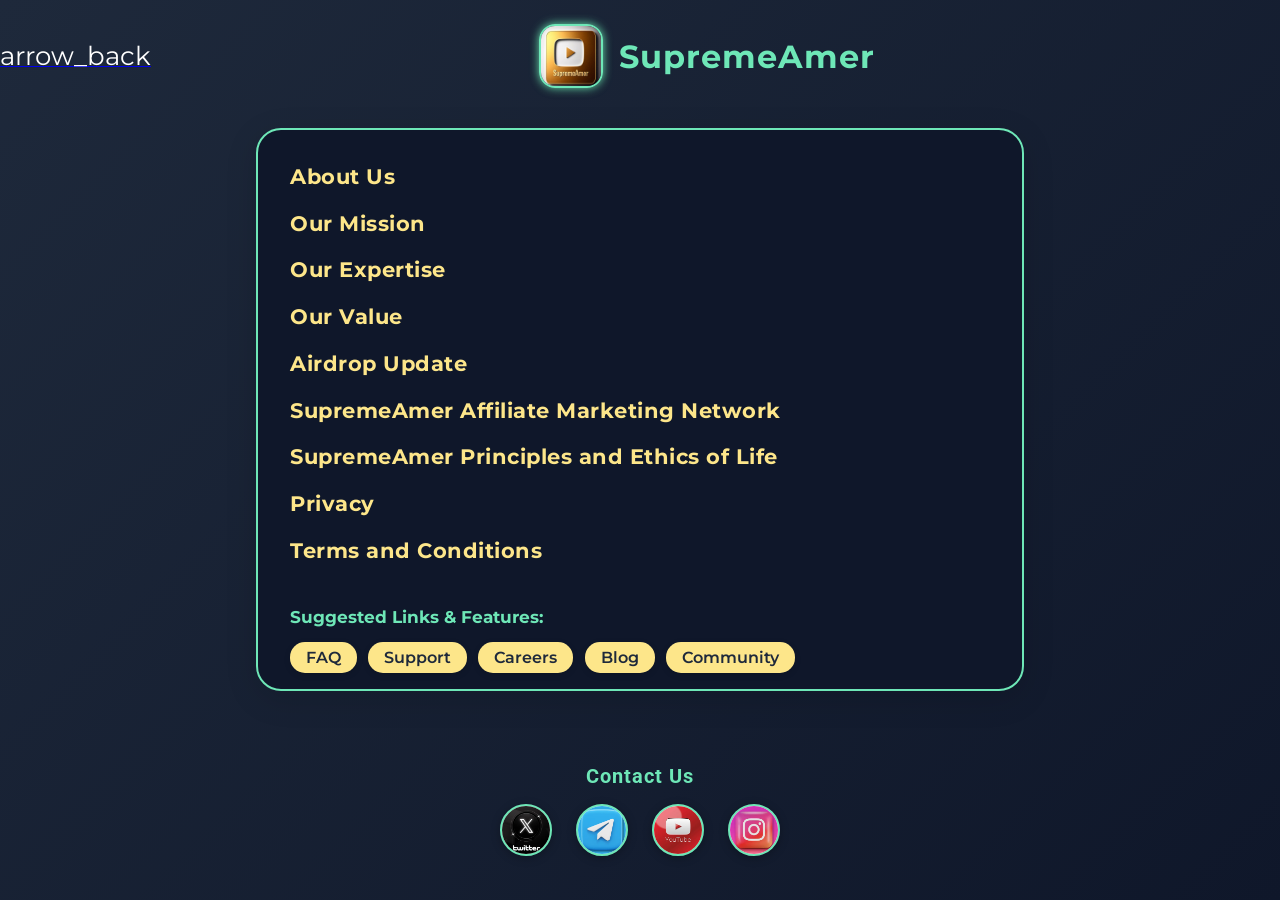
<file: bar.html>
<!DOCTYPE html>
<html lang="en">
<head>
  <meta charset="UTF-8">
  <meta name="viewport" content="width=device-width, initial-scale=1.0">
  <title>SupremeAmer Info</title>
  <link href="https://fonts.googleapis.com/css2?family=Roboto:wght@700&family=Montserrat:wght@400;700&display=swap" rel="stylesheet">
  <style>
    :root {
      --primary: #1e293b;
      --accent: #6ee7b7;
      --text: #f1f5f9;
      --secondary: #0f172a;
      --highlight: #fde68a;
      --hover: #60a5fa;
    }
    body {
      margin: 0;
      font-family: 'Montserrat', Arial, sans-serif;
      background: linear-gradient(135deg, var(--primary), var(--secondary));
      color: var(--text);
      min-height: 100vh;
      display: flex;
      flex-direction: column;
      align-items: center;
      transition: background 0.7s cubic-bezier(.77,0,.18,1);
    }
    header {
      width: 100%;
      display: flex;
      align-items: center;
      justify-content: space-between;
      padding: 1.5rem 2rem 0.5rem 2rem;
    }
    .logo-container {
      display: flex;
      align-items: center;
      gap: 1rem;
      font-size: 2rem;
      font-weight: bold;
      letter-spacing: 1px;
      color: var(--accent);
      animation: fadeInDown 1s;
    }
    .logo-container img {
      border-radius: 16px;
      width: 60px;
      height: 60px;
      border: 2px solid var(--accent);
      box-shadow: 0 0 10px var(--accent), 0 2px 10px #0005;
      transition: transform 0.3s;
    }
    .logo-container img:hover {
      transform: scale(1.08) rotate(-4deg);
    }
    .back-arrow {
      background: none;
      border: none;
      cursor: pointer;
      transition: transform 0.3s;
      margin-right: 1rem;
    }
    .back-arrow img {
      width: 34px;
      height: 34px;
      vertical-align: middle;
      border-radius: 10px;
      border: 2px solid var(--highlight);
      box-shadow: 0px 2px 5px #0003;
    }
    .back-arrow:hover img {
      transform: translateX(-7px) scale(1.08);
      border-color: var(--hover);
    }
    nav {
      width: 100%;
      margin: 2rem 0 1rem 0;
      display: flex;
      flex-direction: column;
      align-items: center;
      gap: 1.5rem;
      animation: fadeInUp 1.2s;
    }
    .bar {
      width: 95%;
      max-width: 700px;
      background: var(--secondary);
      border-radius: 25px;
      box-shadow: 0 8px 32px 0 #0002;
      padding: 2rem 2rem 1rem 2rem;
      display: flex;
      flex-direction: column;
      gap: 1.1rem;
      border: 2px solid var(--accent);
      transition: box-shadow 0.5s;
      animation: slideIn 1s;
    }
    .bar h1 {
      margin: 0;
      font-size: 1.3rem;
      font-weight: 700;
      letter-spacing: 0.5px;
      transition: color 0.25s;
      line-height: 1.4;
      text-align: left;
    }
    .bar h1 a {
      text-decoration: none;
      color: var(--highlight);
      position: relative;
      transition: color 0.3s;
    }
    .bar h1 a::after {
      content: '';
      display: block;
      width: 0;
      height: 3px;
      background: var(--accent);
      transition: width .3s;
      position: absolute;
      left: 0; bottom: -3px;
    }
    .bar h1 a:hover, .bar h1 a:focus {
      color: var(--hover);
    }
    .bar h1 a:hover::after, .bar h1 a:focus::after {
      width: 100%;
    }
    /* Suggested words/links section */
    .suggested {
      margin-top: 1.5rem;
      display: flex;
      flex-direction: column;
      gap: 0.7rem;
      animation: fadeIn 1.4s;
    }
    .suggested-title {
      font-size: 1.07rem;
      color: var(--accent);
      margin-bottom: 0.2rem;
      font-weight: bold;
    }
    .suggested-list {
      display: flex;
      gap: 0.7rem;
      flex-wrap: wrap;
    }
    .suggested-link {
      background: var(--highlight);
      color: var(--primary);
      border-radius: 15px;
      padding: 0.4rem 1rem;
      font-size: 1rem;
      font-weight: 600;
      transition: background 0.3s, color 0.3s, transform 0.2s;
      cursor: pointer;
      border: none;
      text-decoration: none;
      outline: none;
      box-shadow: 0 2px 6px #0002;
      animation: popIn 0.7s ease;
    }
    .suggested-link:hover {
      background: var(--accent);
      color: var(--primary);
      transform: translateY(-3px) scale(1.03);
    }
    /* Contact Section */
    .contact-section {
      text-align: center;
      margin: 2.5rem 0 1.5rem 0;
      animation: fadeIn 1.1s;
    }
    .contact-section h2 {
      margin-bottom: 1rem;
      color: var(--accent);
      font-size: 1.25rem;
      font-family: 'Roboto', Arial, sans-serif;
      letter-spacing: 1px;
    }
    .socials {
      display: flex;
      justify-content: center;
      gap: 1.5rem;
      margin-top: 0.5rem;
    }
    .social-icon {
      width: 48px;
      height: 48px;
      border-radius: 50%;
      border: 2px solid var(--accent);
      box-shadow: 0 2px 10px #0004;
      transition: border-color 0.3s, transform 0.2s, box-shadow 0.3s;
      background: #fff;
      object-fit: cover;
      animation: floatIn 1.2s;
    }
    .social-icon:hover {
      border-color: var(--hover);
      transform: scale(1.13) rotate(-7deg);
      box-shadow: 0 4px 20px #6ee7b7aa;
    }
    /* Animations */
    @keyframes fadeInDown {
      from { opacity: 0; transform: translateY(-30px);}
      to   { opacity: 1; transform: translateY(0);}
    }
    @keyframes fadeInUp {
      from { opacity: 0; transform: translateY(30px);}
      to   { opacity: 1; transform: translateY(0);}
    }
    @keyframes fadeIn {
      from { opacity: 0;}
      to   { opacity: 1;}
    }
    @keyframes slideIn {
      0% { transform: translateX(-40px) scale(0.97); opacity: 0.3;}
      100% { transform: translateX(0) scale(1); opacity: 1;}
    }
    @keyframes popIn {
      0% { transform: scale(0.7); opacity: 0;}
      100% { transform: scale(1); opacity: 1;}
    }
    @keyframes floatIn {
      0% { transform: translateY(25px) scale(0.8); opacity: 0;}
      100% { transform: translateY(0) scale(1); opacity: 1;}
    }
    @media (max-width: 600px) {
      .bar, header { padding: 1rem; }
      .bar { max-width: 98vw; }
      .logo-container { font-size: 1.3rem; }
    }
  </style>
</head>
<body>
  <header>
    <a href="index.html" class="back-arrow" title="Go Back">
    <span class="material-icons" style="color:#fff;font-size:26px;">arrow_back</span>
  </a>
    <div class="logo-container">
      <img src="suplogo.jpg" alt="SupremeAmer Logo">
      SupremeAmer
    </div>
    <span style="width:34px"></span><!-- Spacer for symmetry -->
  </header>
  <nav>
    <div class="bar">
      <h1><a href="about.html">About Us</a></h1>
      <h1><a href="our mission.html">Our Mission</a></h1>
      <h1><a href="expertise.html">Our Expertise</a></h1>
      <h1><a href="value.html">Our Value</a></h1>
      <h1><a href="airdrop.html">Airdrop Update</a></h1>
      <h1><a href="affiliate.html">SupremeAmer Affiliate Marketing Network</a></h1>
      <h1><a href="Article.html">SupremeAmer Principles and Ethics of Life</a></h1>
      <h1><a href="privacy.html">Privacy</a></h1>
      <h1><a href="terms.html">Terms and Conditions</a></h1>
      <!-- Suggested words/features -->
      <div class="suggested">
        <span class="suggested-title">Suggested Links & Features:</span>
        <div class="suggested-list">
          <a class="suggested-link" href="faq.html">FAQ</a>
          <a class="suggested-link" href="support.html">Support</a>
          <a class="suggested-link" href="careers.html">Careers</a>
          <a class="suggested-link" href="blog.html">Blog</a>
          <a class="suggested-link" href="community.html">Community</a>
        </div>
      </div>
    </div>
  </nav>
  <section class="contact-section">
    <h2>Contact Us</h2>
    <div class="socials">
      <a href="#" aria-label="X"><img class="social-icon" src="x.webp" alt="X"></a>
      <a href="#" aria-label="Telegram"><img class="social-icon" src="telegram.webp" alt="Telegram"></a>
      <a href="#" aria-label="YouTube"><img class="social-icon" src="youtube.webp" alt="YouTube"></a>
      <a href="#" aria-label="Instagram"><img class="social-icon" src="instagram.webp" alt="Instagram"></a>
    </div>
  </section>
</body>
</html>
</file>
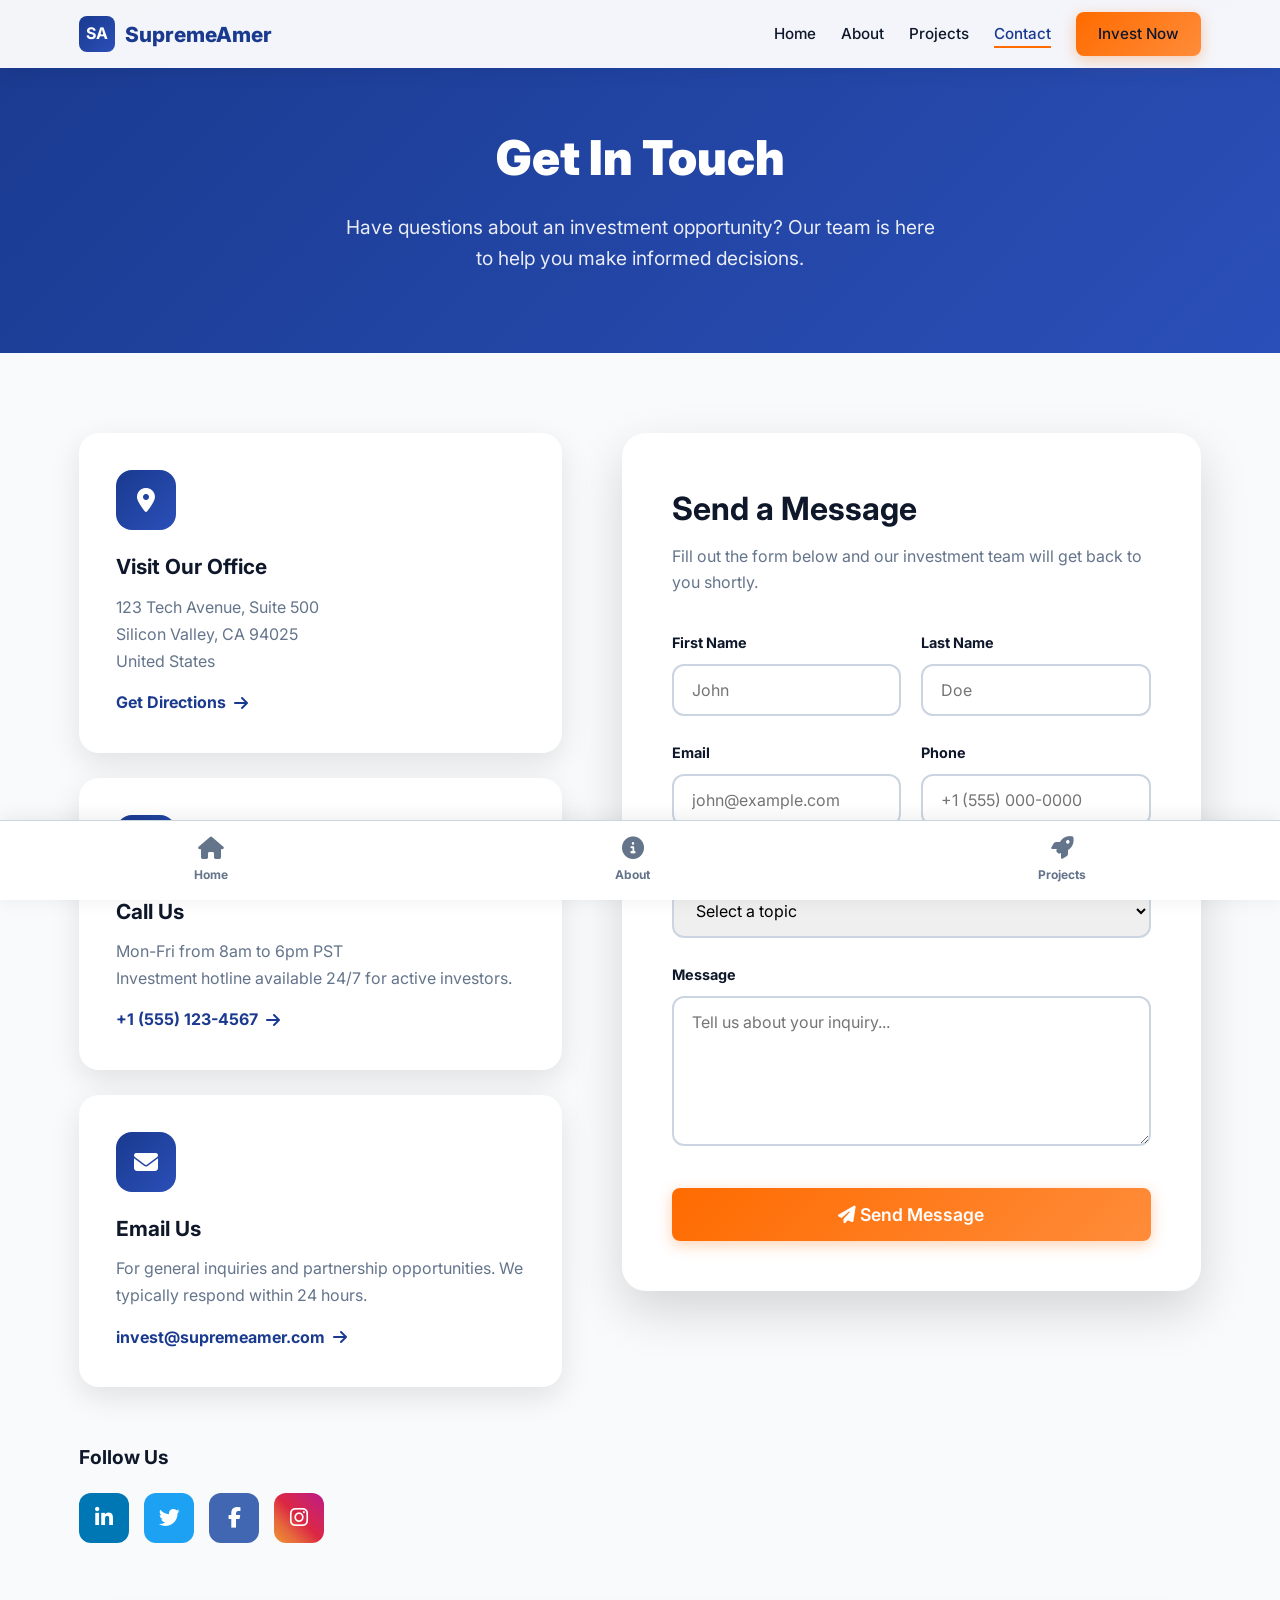
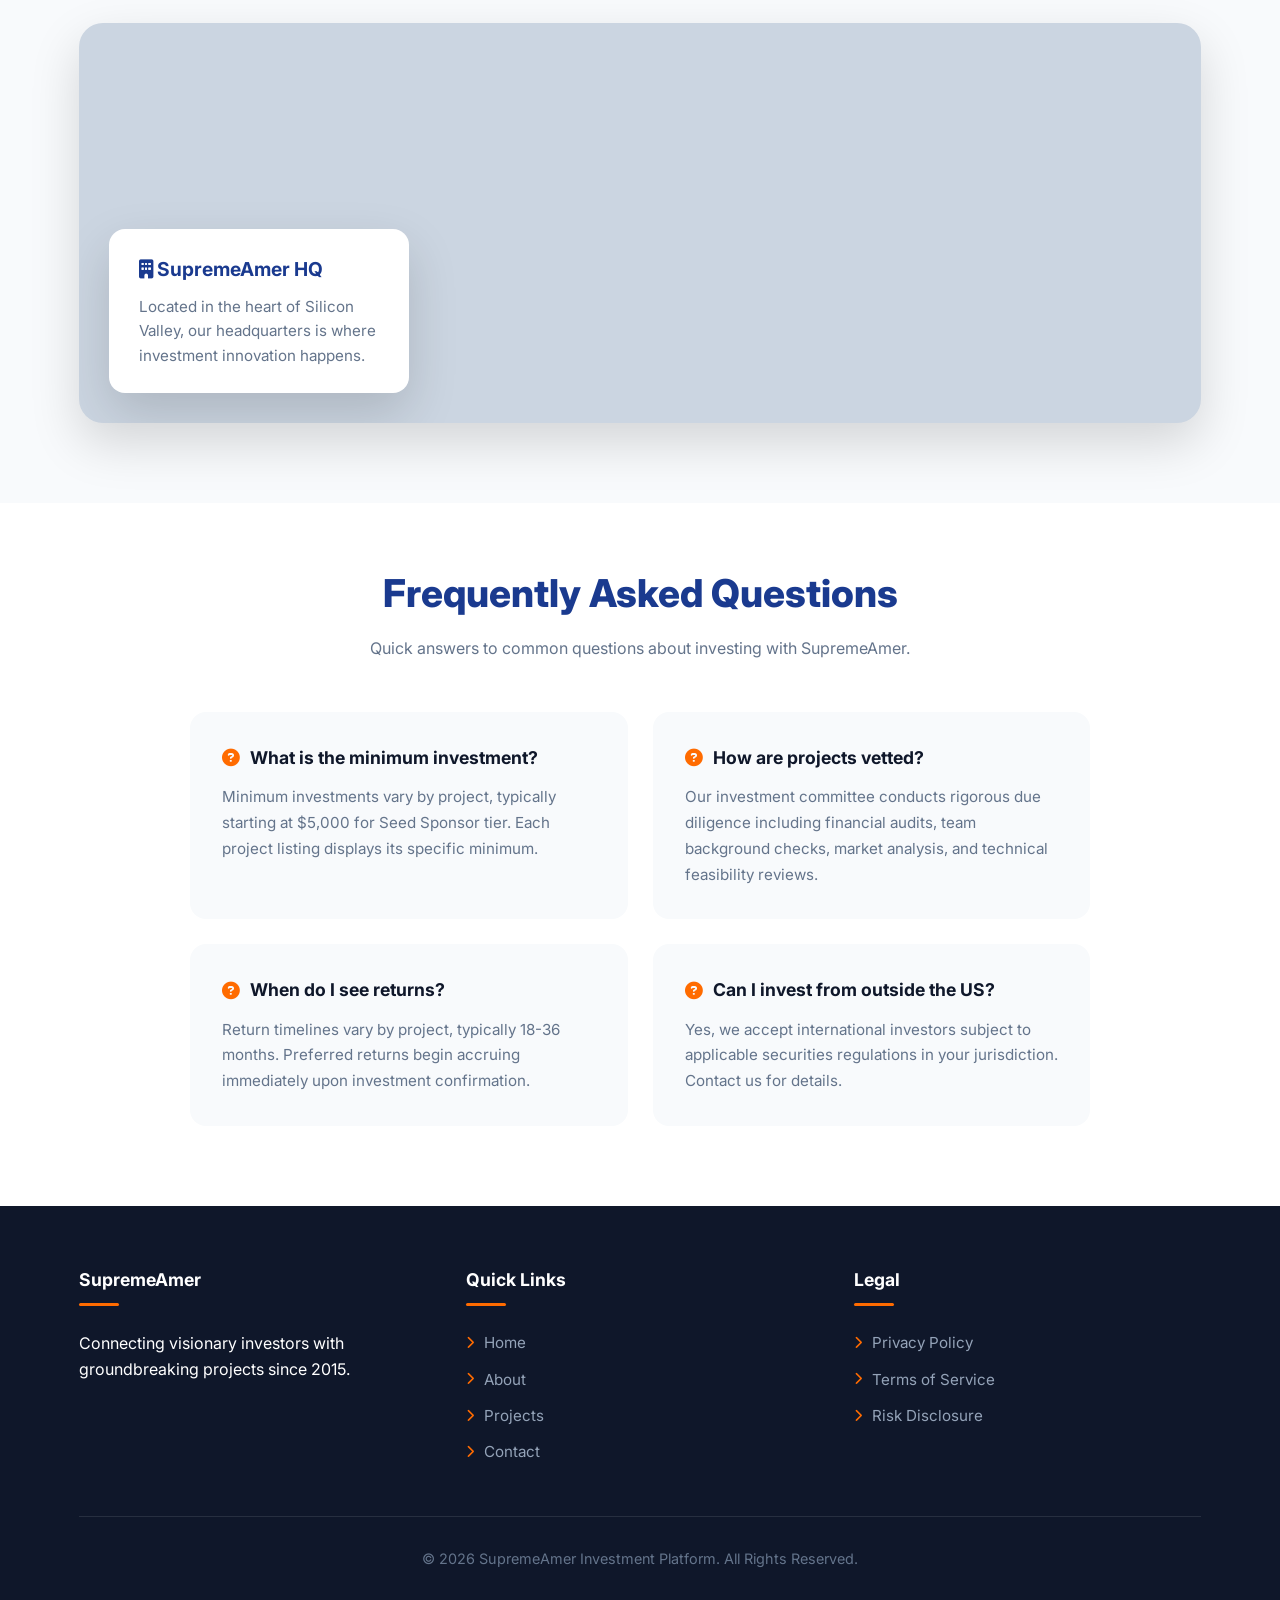
<file: contact.html>
<!DOCTYPE html>
<html lang="en">
<head>
    <meta charset="UTF-8">
    <meta name="viewport" content="width=device-width, initial-scale=1.0">
    <title>Contact Us | SupremeAmer Investment Platform</title>
    <meta name="description" content="Get in touch with SupremeAmer's investment team. We're here to answer your questions about projects, investments, and partnerships.">
    <meta name="theme-color" content="#1a3a8f">
    <link rel="manifest" href="manifest.json">
    <link rel="stylesheet" href="https://cdnjs.cloudflare.com/ajax/libs/font-awesome/6.4.0/css/all.min.css">
    <link href="https://fonts.googleapis.com/css2?family=Inter:wght@300;400;500;600;700;800;900&display=swap" rel="stylesheet">
    <style>
        :root {
            --primary: #1a3a8f;
            --primary-light: #2a4fb8;
            --secondary: #ff6b00;
            --secondary-light: #ff8c3a;
            --dark: #0f172a;
            --dark-light: #1e293b;
            --light: #f8fafc;
            --gray: #64748b;
            --gray-light: #cbd5e1;
            --success: #10b981;
            --error: #ef4444;
            --accent: #00d4ff;
            --shadow: 0 10px 30px rgba(0, 0, 0, 0.1);
            --shadow-lg: 0 20px 50px rgba(0, 0, 0, 0.15);
        }
        
        * { margin: 0; padding: 0; box-sizing: border-box; font-family: 'Inter', sans-serif; }
        html { scroll-behavior: smooth; }
        body { background-color: var(--light); color: var(--dark); line-height: 1.6; overflow-x: hidden; padding-bottom: 70px; }
        .container { width: 90%; max-width: 1200px; margin: 0 auto; padding: 0 15px; }

        /* Toast */
        .toast-container {
            position: fixed;
            top: 80px; right: 20px;
            z-index: 3000;
            display: flex;
            flex-direction: column;
            gap: 10px;
        }
        .toast {
            background: white;
            border-radius: 12px;
            padding: 16px 20px;
            box-shadow: var(--shadow-lg);
            display: flex;
            align-items: center;
            gap: 12px;
            min-width: 300px;
            animation: toastSlide 0.3s ease;
            border-left: 4px solid var(--primary);
        }
        .toast.success { border-left-color: var(--success); }
        @keyframes toastSlide {
            from { opacity: 0; transform: translateX(100%); }
            to { opacity: 1; transform: translateX(0); }
        }
        .toast-icon { font-size: 1.2rem; color: var(--success); }
        .toast-content { flex: 1; }
        .toast-title { font-weight: 700; font-size: 0.95rem; }
        .toast-message { font-size: 0.85rem; color: var(--gray); }

        /* Header */
        header {
            background-color: rgba(255, 255, 255, 0.95);
            backdrop-filter: blur(10px);
            box-shadow: 0 2px 20px rgba(0, 0, 0, 0.08);
            position: fixed;
            top: 0; left: 0; right: 0;
            z-index: 999;
        }
        .navbar {
            display: flex;
            justify-content: space-between;
            align-items: center;
            padding: 12px 0;
        }
        .logo {
            display: flex;
            align-items: center;
            text-decoration: none;
        }
        .logo-icon {
            width: 36px; height: 36px;
            background: linear-gradient(135deg, var(--primary), var(--primary-light));
            border-radius: 8px;
            display: flex;
            align-items: center;
            justify-content: center;
            margin-right: 10px;
            color: white;
            font-weight: 700;
            font-size: 16px;
        }
        .logo-text {
            font-size: 1.3rem;
            font-weight: 800;
            color: var(--primary);
        }
        .nav-links {
            display: flex;
            list-style: none;
            align-items: center;
        }
        .nav-links li { margin-left: 25px; }
        .nav-links a {
            text-decoration: none;
            color: var(--dark);
            font-weight: 500;
            transition: color 0.3s;
            position: relative;
            cursor: pointer;
            font-size: 0.95rem;
        }
        .nav-links a:after {
            content: '';
            position: absolute;
            width: 0; height: 2px;
            bottom: -5px; left: 0;
            background-color: var(--secondary);
            transition: width 0.3s ease;
        }
        .nav-links a:hover:after { width: 100%; }
        .nav-links a:hover { color: var(--primary); }
        .nav-links a.active { color: var(--primary); }
        .nav-links a.active:after { width: 100%; }
        .cta-button {
            background: linear-gradient(135deg, var(--secondary), var(--secondary-light));
            color: white;
            padding: 10px 22px;
            border-radius: 8px;
            font-weight: 600;
            text-decoration: none;
            transition: all 0.3s ease;
            box-shadow: 0 4px 15px rgba(255, 107, 0, 0.3);
            display: inline-block;
            border: none;
            cursor: pointer;
            font-size: 0.9rem;
        }
        .cta-button:hover {
            transform: translateY(-3px);
            box-shadow: 0 6px 20px rgba(255, 107, 0, 0.4);
        }
        .mobile-menu {
            display: none;
            font-size: 1.3rem;
            cursor: pointer;
            color: var(--dark);
        }

        /* Hero */
        .contact-hero {
            background: linear-gradient(135deg, var(--primary), var(--primary-light));
            color: white;
            padding: 120px 0 80px;
            text-align: center;
            position: relative;
        }
        .contact-hero h1 {
            font-size: 3rem;
            font-weight: 900;
            margin-bottom: 15px;
        }
        .contact-hero p {
            font-size: 1.2rem;
            opacity: 0.9;
            max-width: 600px;
            margin: 0 auto;
        }

        /* Contact Section */
        .contact-section {
            padding: 80px 0;
        }
        .contact-grid {
            display: grid;
            grid-template-columns: 1fr 1.2fr;
            gap: 60px;
            align-items: start;
        }

        /* Info Cards */
        .info-cards {
            display: flex;
            flex-direction: column;
            gap: 25px;
        }
        .info-card {
            background: white;
            padding: 35px;
            border-radius: 20px;
            box-shadow: var(--shadow);
            transition: all 0.3s ease;
            border: 2px solid transparent;
        }
        .info-card:hover {
            border-color: var(--primary);
            transform: translateX(10px);
        }
        .info-icon {
            width: 60px;
            height: 60px;
            background: linear-gradient(135deg, var(--primary), var(--primary-light));
            border-radius: 16px;
            display: flex;
            align-items: center;
            justify-content: center;
            color: white;
            font-size: 1.5rem;
            margin-bottom: 20px;
        }
        .info-card h3 {
            font-size: 1.3rem;
            margin-bottom: 10px;
            color: var(--dark);
        }
        .info-card p {
            color: var(--gray);
            line-height: 1.7;
            margin-bottom: 15px;
        }
        .info-card a {
            color: var(--primary);
            text-decoration: none;
            font-weight: 700;
            display: inline-flex;
            align-items: center;
            gap: 8px;
        }
        .info-card a:hover {
            color: var(--secondary);
        }

        /* Social */
        .social-section {
            margin-top: 30px;
        }
        .social-section h3 {
            margin-bottom: 20px;
            font-size: 1.2rem;
        }
        .social-grid {
            display: flex;
            gap: 15px;
        }
        .social-btn {
            width: 50px;
            height: 50px;
            border-radius: 12px;
            display: flex;
            align-items: center;
            justify-content: center;
            color: white;
            text-decoration: none;
            font-size: 1.3rem;
            transition: all 0.3s ease;
        }
        .social-btn:hover {
            transform: translateY(-5px);
            box-shadow: var(--shadow);
        }
        .social-btn.linkedin { background: #0077b5; }
        .social-btn.twitter { background: #1da1f2; }
        .social-btn.facebook { background: #4267B2; }
        .social-btn.instagram { background: linear-gradient(45deg, #f09433, #e6683c, #dc2743, #cc2366, #bc1888); }

        /* Form */
        .form-container {
            background: white;
            padding: 50px;
            border-radius: 24px;
            box-shadow: var(--shadow-lg);
        }
        .form-container h2 {
            font-size: 2rem;
            margin-bottom: 10px;
            color: var(--dark);
        }
        .form-container > p {
            color: var(--gray);
            margin-bottom: 35px;
        }
        .form-group {
            margin-bottom: 25px;
        }
        .form-group label {
            display: block;
            margin-bottom: 10px;
            font-weight: 700;
            color: var(--dark);
            font-size: 0.9rem;
        }
        .form-group input,
        .form-group textarea,
        .form-group select {
            width: 100%;
            padding: 14px 18px;
            border: 2px solid var(--gray-light);
            border-radius: 12px;
            font-size: 1rem;
            transition: all 0.3s;
            font-family: 'Inter', sans-serif;
        }
        .form-group input:focus,
        .form-group textarea:focus,
        .form-group select:focus {
            outline: none;
            border-color: var(--primary);
            box-shadow: 0 0 0 4px rgba(26, 58, 143, 0.1);
        }
        .form-group textarea {
            min-height: 150px;
            resize: vertical;
        }
        .form-row {
            display: grid;
            grid-template-columns: 1fr 1fr;
            gap: 20px;
        }
        .submit-btn {
            width: 100%;
            padding: 16px;
            font-size: 1.1rem;
            margin-top: 10px;
        }

        /* Map Section */
        .map-section {
            padding: 0 0 80px;
        }
        .map-container {
            border-radius: 24px;
            overflow: hidden;
            box-shadow: var(--shadow-lg);
            height: 400px;
            background: var(--gray-light);
            position: relative;
        }
        .map-container iframe {
            width: 100%;
            height: 100%;
            border: none;
        }
        .map-overlay {
            position: absolute;
            bottom: 30px;
            left: 30px;
            background: white;
            padding: 25px 30px;
            border-radius: 16px;
            box-shadow: var(--shadow-lg);
            max-width: 300px;
        }
        .map-overlay h3 {
            font-size: 1.2rem;
            margin-bottom: 10px;
            color: var(--primary);
        }
        .map-overlay p {
            color: var(--gray);
            font-size: 0.95rem;
            line-height: 1.6;
        }

        /* FAQ */
        .faq-section {
            padding: 60px 0 80px;
            background: white;
        }
        .section-title {
            text-align: center;
            margin-bottom: 50px;
        }
        .section-title h2 {
            font-size: 2.4rem;
            color: var(--primary);
            margin-bottom: 12px;
            font-weight: 800;
        }
        .section-title p {
            color: var(--gray);
            max-width: 600px;
            margin: 0 auto;
        }
        .faq-grid {
            display: grid;
            grid-template-columns: repeat(2, 1fr);
            gap: 25px;
            max-width: 900px;
            margin: 0 auto;
        }
        .faq-item {
            background: var(--light);
            padding: 30px;
            border-radius: 16px;
            border: 2px solid transparent;
            transition: all 0.3s;
        }
        .faq-item:hover {
            border-color: var(--primary);
        }
        .faq-item h4 {
            font-size: 1.1rem;
            margin-bottom: 12px;
            color: var(--dark);
            display: flex;
            align-items: center;
            gap: 10px;
        }
        .faq-item h4 i {
            color: var(--secondary);
        }
        .faq-item p {
            color: var(--gray);
            font-size: 0.95rem;
            line-height: 1.7;
        }

        /* Footer */
        footer {
            background-color: var(--dark);
            color: white;
            padding: 60px 0 90px;
        }
        .footer-content {
            display: grid;
            grid-template-columns: repeat(auto-fit, minmax(200px, 1fr));
            gap: 40px;
            margin-bottom: 40px;
        }
        .footer-column h3 {
            font-size: 1.1rem;
            margin-bottom: 25px;
            color: white;
            position: relative;
            padding-bottom: 12px;
        }
        .footer-column h3:after {
            content: '';
            position: absolute;
            bottom: 0; left: 0;
            width: 40px; height: 3px;
            background: var(--secondary);
            border-radius: 2px;
        }
        .footer-links { list-style: none; }
        .footer-links li { margin-bottom: 12px; }
        .footer-links a {
            color: #94a3b8;
            text-decoration: none;
            transition: all 0.3s;
            display: flex;
            align-items: center;
            font-size: 0.95rem;
        }
        .footer-links a i {
            margin-right: 10px;
            font-size: 0.8rem;
            color: var(--secondary);
        }
        .footer-links a:hover {
            color: white;
            transform: translateX(5px);
        }
        .copyright {
            text-align: center;
            padding-top: 30px;
            border-top: 1px solid rgba(255, 255, 255, 0.1);
            color: #64748b;
            font-size: 0.9rem;
        }

        /* Footer Nav */
        .footer-nav {
            position: fixed;
            bottom: 0;
            left: 0; right: 0;
            background: white;
            box-shadow: 0 -2px 20px rgba(0,0,0,0.08);
            z-index: 998;
            display: flex;
            justify-content: space-around;
            padding: 10px 0;
            border-top: 1px solid var(--gray-light);
        }
        .footer-nav-item {
            display: flex;
            flex-direction: column;
            align-items: center;
            text-decoration: none;
            color: var(--gray);
            padding: 6px 24px;
            border-radius: 12px;
            transition: all 0.3s;
            cursor: pointer;
            border: none;
            background: none;
            font-family: 'Inter', sans-serif;
        }
        .footer-nav-item i {
            font-size: 1.4rem;
            margin-bottom: 5px;
        }
        .footer-nav-item span {
            font-size: 0.75rem;
            font-weight: 700;
        }
        .footer-nav-item:hover, .footer-nav-item.active {
            color: var(--primary);
        }
        .footer-nav-item.active {
            background: rgba(26, 58, 143, 0.1);
        }

        /* Responsive */
        @media (max-width: 992px) {
            .contact-grid { grid-template-columns: 1fr; }
            .faq-grid { grid-template-columns: 1fr; }
            .map-overlay { left: 20px; right: 20px; max-width: none; }
        }
        @media (max-width: 768px) {
            .nav-links {
                display: none;
                position: absolute;
                top: 100%; left: 0; right: 0;
                background: white;
                flex-direction: column;
                padding: 20px;
                box-shadow: 0 10px 30px rgba(0, 0, 0, 0.1);
            }
            .nav-links.active { display: flex; }
            .nav-links li { margin: 10px 0; }
            .mobile-menu { display: block; }
            .contact-hero h1 { font-size: 2.2rem; }
            .form-container { padding: 30px; }
            .form-row { grid-template-columns: 1fr; }
        }
    </style>
</head>
<body>
    <!-- Toast Container -->
    <div class="toast-container" id="toastContainer"></div>

    <!-- Header -->
    <header>
        <div class="container">
            <nav class="navbar">
                <a href="index.html" class="logo">
                    <div class="logo-icon">SA</div>
                    <div class="logo-text">SupremeAmer</div>
                </a>
                <ul class="nav-links">
                    <li><a href="index.html">Home</a></li>
                    <li><a href="about.html">About</a></li>
                    <li><a href="projects.html">Projects</a></li>
                    <li><a href="contact.html" class="active">Contact</a></li>
                    <li><a href="index.html?admin=true" class="cta-button">Invest Now</a></li>
                </ul>
                <div class="mobile-menu">
                    <i class="fas fa-bars"></i>
                </div>
            </nav>
        </div>
    </header>

    <!-- Hero -->
    <section class="contact-hero">
        <div class="container">
            <h1>Get In Touch</h1>
            <p>Have questions about an investment opportunity? Our team is here to help you make informed decisions.</p>
        </div>
    </section>

    <!-- Contact -->
    <section class="contact-section">
        <div class="container">
            <div class="contact-grid">
                <div class="info-cards">
                    <div class="info-card">
                        <div class="info-icon">
                            <i class="fas fa-map-marker-alt"></i>
                        </div>
                        <h3>Visit Our Office</h3>
                        <p>123 Tech Avenue, Suite 500<br>Silicon Valley, CA 94025<br>United States</p>
                        <a href="https://maps.google.com" target="_blank">Get Directions <i class="fas fa-arrow-right"></i></a>
                    </div>
                    <div class="info-card">
                        <div class="info-icon">
                            <i class="fas fa-phone-alt"></i>
                        </div>
                        <h3>Call Us</h3>
                        <p>Mon-Fri from 8am to 6pm PST<br>Investment hotline available 24/7 for active investors.</p>
                        <a href="tel:+15551234567">+1 (555) 123-4567 <i class="fas fa-arrow-right"></i></a>
                    </div>
                    <div class="info-card">
                        <div class="info-icon">
                            <i class="fas fa-envelope"></i>
                        </div>
                        <h3>Email Us</h3>
                        <p>For general inquiries and partnership opportunities. We typically respond within 24 hours.</p>
                        <a href="mailto:invest@supremeamer.com">invest@supremeamer.com <i class="fas fa-arrow-right"></i></a>
                    </div>
                    
                    <div class="social-section">
                        <h3>Follow Us</h3>
                        <div class="social-grid">
                            <a href="#" class="social-btn linkedin"><i class="fab fa-linkedin-in"></i></a>
                            <a href="#" class="social-btn twitter"><i class="fab fa-twitter"></i></a>
                            <a href="#" class="social-btn facebook"><i class="fab fa-facebook-f"></i></a>
                            <a href="#" class="social-btn instagram"><i class="fab fa-instagram"></i></a>
                        </div>
                    </div>
                </div>

                <div class="form-container">
                    <h2>Send a Message</h2>
                    <p>Fill out the form below and our investment team will get back to you shortly.</p>
                    <form id="contactForm">
                        <div class="form-row">
                            <div class="form-group">
                                <label>First Name</label>
                                <input type="text" placeholder="John" required>
                            </div>
                            <div class="form-group">
                                <label>Last Name</label>
                                <input type="text" placeholder="Doe" required>
                            </div>
                        </div>
                        <div class="form-row">
                            <div class="form-group">
                                <label>Email</label>
                                <input type="email" placeholder="john@example.com" required>
                            </div>
                            <div class="form-group">
                                <label>Phone</label>
                                <input type="tel" placeholder="+1 (555) 000-0000">
                            </div>
                        </div>
                        <div class="form-group">
                            <label>Subject</label>
                            <select required>
                                <option value="">Select a topic</option>
                                <option value="investment">Investment Inquiry</option>
                                <option value="project">Project Submission</option>
                                <option value="partnership">Partnership Opportunity</option>
                                <option value="support">Account Support</option>
                                <option value="other">Other</option>
                            </select>
                        </div>
                        <div class="form-group">
                            <label>Message</label>
                            <textarea placeholder="Tell us about your inquiry..." required></textarea>
                        </div>
                        <button type="submit" class="cta-button submit-btn">
                            <i class="fas fa-paper-plane"></i> Send Message
                        </button>
                    </form>
                </div>
            </div>
        </div>
    </section>

    <!-- Map -->
    <section class="map-section">
        <div class="container">
            <div class="map-container">
                <iframe src="https://www.google.com/maps/embed?pb=!1m18!1m12!1m3!1d3168.639436474726!2d-122.08374688469287!3d37.42199997982571!2m3!1f0!2f0!3f0!3m2!1i1024!2i768!4f13.1!3m3!1m2!1s0x808fba02425dad8f%3A0x6c296c66619367e1!2sGoogleplex!5e0!3m2!1sen!2sus!4v1625091234567!5m2!1sen!2sus" allowfullscreen="" loading="lazy"></iframe>
                <div class="map-overlay">
                    <h3><i class="fas fa-building" style="color: var(--primary);"></i> SupremeAmer HQ</h3>
                    <p>Located in the heart of Silicon Valley, our headquarters is where investment innovation happens.</p>
                </div>
            </div>
        </div>
    </section>

    <!-- FAQ -->
    <section class="faq-section">
        <div class="container">
            <div class="section-title">
                <h2>Frequently Asked Questions</h2>
                <p>Quick answers to common questions about investing with SupremeAmer.</p>
            </div>
            <div class="faq-grid">
                <div class="faq-item">
                    <h4><i class="fas fa-question-circle"></i> What is the minimum investment?</h4>
                    <p>Minimum investments vary by project, typically starting at $5,000 for Seed Sponsor tier. Each project listing displays its specific minimum.</p>
                </div>
                <div class="faq-item">
                    <h4><i class="fas fa-question-circle"></i> How are projects vetted?</h4>
                    <p>Our investment committee conducts rigorous due diligence including financial audits, team background checks, market analysis, and technical feasibility reviews.</p>
                </div>
                <div class="faq-item">
                    <h4><i class="fas fa-question-circle"></i> When do I see returns?</h4>
                    <p>Return timelines vary by project, typically 18-36 months. Preferred returns begin accruing immediately upon investment confirmation.</p>
                </div>
                <div class="faq-item">
                    <h4><i class="fas fa-question-circle"></i> Can I invest from outside the US?</h4>
                    <p>Yes, we accept international investors subject to applicable securities regulations in your jurisdiction. Contact us for details.</p>
                </div>
            </div>
        </div>
    </section>

    <!-- Footer -->
    <footer>
        <div class="container">
            <div class="footer-content">
                <div class="footer-column">
                    <h3>SupremeAmer</h3>
                    <p>Connecting visionary investors with groundbreaking projects since 2015.</p>
                </div>
                <div class="footer-column">
                    <h3>Quick Links</h3>
                    <ul class="footer-links">
                        <li><a href="index.html"><i class="fas fa-chevron-right"></i> Home</a></li>
                        <li><a href="about.html"><i class="fas fa-chevron-right"></i> About</a></li>
                        <li><a href="projects.html"><i class="fas fa-chevron-right"></i> Projects</a></li>
                        <li><a href="contact.html"><i class="fas fa-chevron-right"></i> Contact</a></li>
                    </ul>
                </div>
                <div class="footer-column">
                    <h3>Legal</h3>
                    <ul class="footer-links">
                        <li><a href="#"><i class="fas fa-chevron-right"></i> Privacy Policy</a></li>
                        <li><a href="#"><i class="fas fa-chevron-right"></i> Terms of Service</a></li>
                        <li><a href="#"><i class="fas fa-chevron-right"></i> Risk Disclosure</a></li>
                    </ul>
                </div>
            </div>
            <div class="copyright">
                <p>&copy; 2026 SupremeAmer Investment Platform. All Rights Reserved.</p>
            </div>
        </div>
    </footer>

    <!-- Footer Nav -->
    <nav class="footer-nav">
        <a href="index.html" class="footer-nav-item">
            <i class="fas fa-home"></i>
            <span>Home</span>
        </a>
        <a href="about.html" class="footer-nav-item">
            <i class="fas fa-info-circle"></i>
            <span>About</span>
        </a>
        <a href="projects.html" class="footer-nav-item">
            <i class="fas fa-rocket"></i>
            <span>Projects</span>
        </a>
    </nav>

    <script>
        // Mobile menu
        document.querySelector('.mobile-menu').addEventListener('click', () => {
            document.querySelector('.nav-links').classList.toggle('active');
        });

        // Header scroll
        window.addEventListener('scroll', () => {
            document.querySelector('header').classList.toggle('scrolled', window.scrollY > 50);
        });

        // Form submission
        document.getElementById('contactForm').addEventListener('submit', (e) => {
            e.preventDefault();
            showToast('Message sent! We will respond within 2 hours.', 'success');
            e.target.reset();
        });

        // Toast
        function showToast(message, type = 'success') {
            const container = document.getElementById('toastContainer');
            const toast = document.createElement('div');
            toast.className = `toast ${type}`;
            toast.innerHTML = `
                <i class="fas fa-check-circle toast-icon"></i>
                <div class="toast-content">
                    <div class="toast-title">Success</div>
                    <div class="toast-message">${message}</div>
                </div>
            `;
            container.appendChild(toast);
            setTimeout(() => toast.remove(), 5000);
        }
    </script>
</body>
</html>
</file>
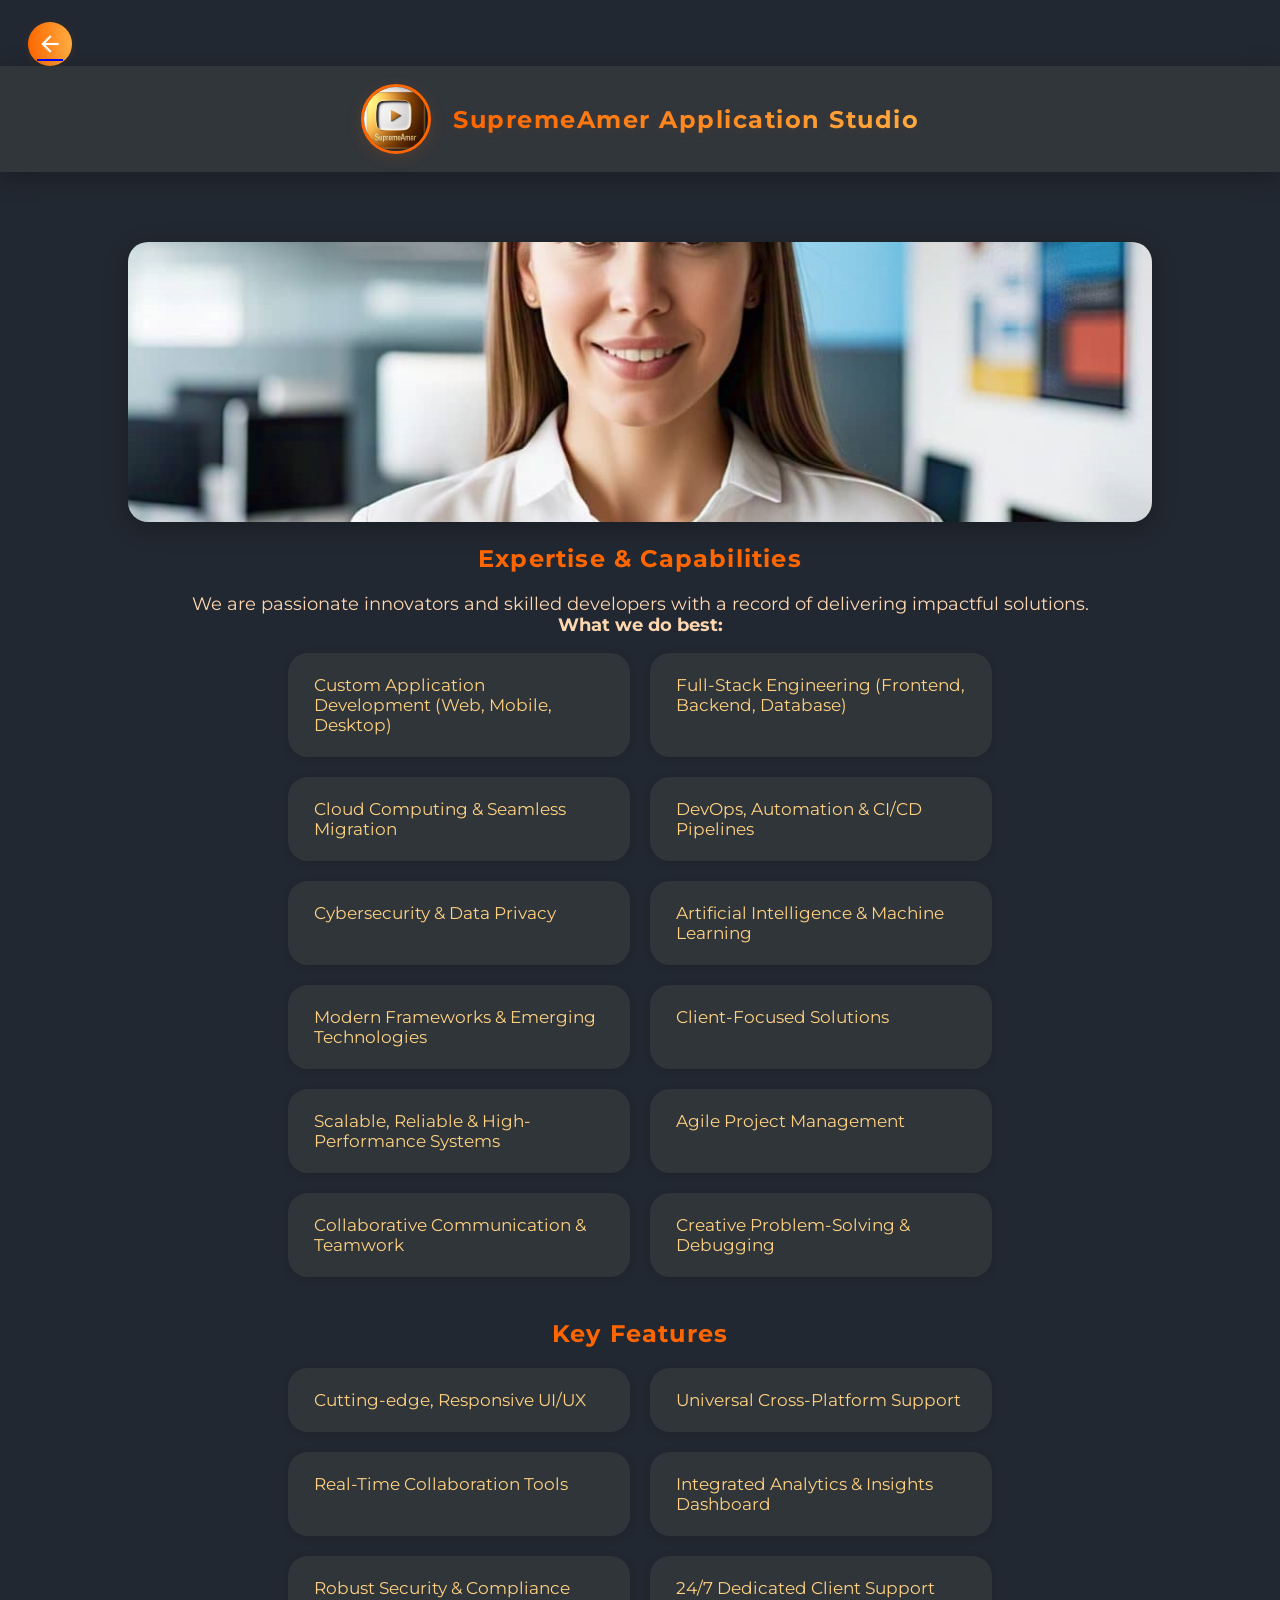
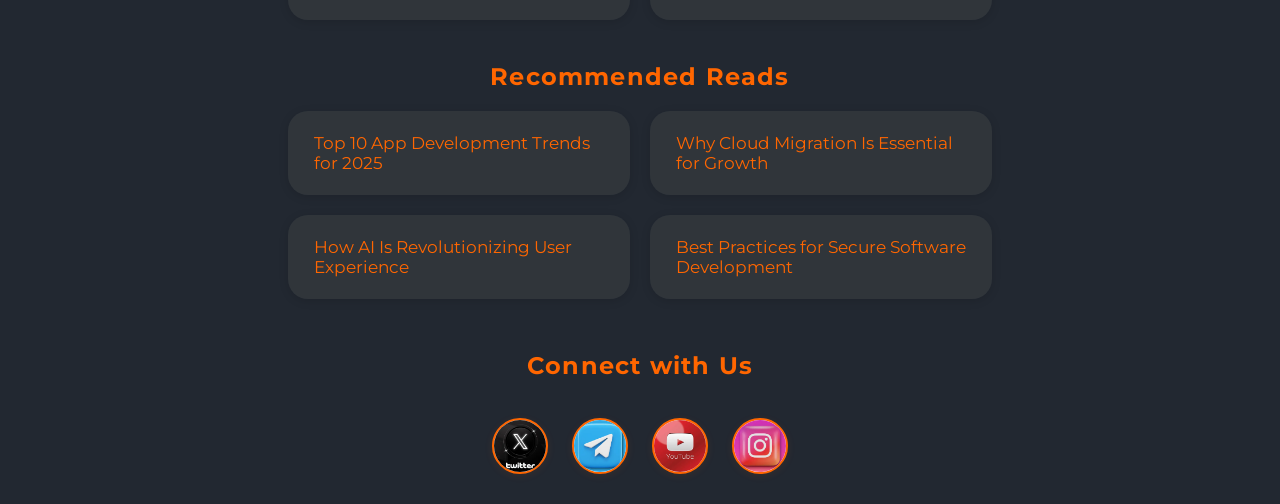
<file: expertise.html>
<!DOCTYPE html>
<html lang="en">
<head>
  <meta charset="UTF-8">
  <meta name="viewport" content="width=device-width, initial-scale=1.0">
  <title>SupremeAmer Info</title>
  <link href="https://fonts.googleapis.com/css2?family=Montserrat:wght@500;700&display=swap" rel="stylesheet">
  <!-- Add Material Icons for enhanced visuals -->
  <link href="https://fonts.googleapis.com/icon?family=Material+Icons" rel="stylesheet">
  <style>
    :root {
      --primary-bg: #222831;
      --secondary-bg: #31363b;
      --accent: #ff6600;
      --accent-gradient: linear-gradient(90deg, #ff6600 0%, #ffae42 100%);
      --text-main: #f5f5f5;
      --text-secondary: #ffd180;
      --card-bg: rgba(49,54,59,0.95);
      --border-radius: 20px;
      --shadow: 0 6px 24px rgba(0,0,0,0.25);
      --transition: all 0.35s cubic-bezier(0.4, 0, 0.2, 1);
    }
    body {
      background: var(--primary-bg);
      color: var(--text-main);
      font-family: 'Montserrat', Arial, sans-serif;
      margin: 0;
      padding: 0;
      min-height: 100vh;
      overflow-x: hidden;
    }
    nav {
      background: var(--secondary-bg);
      padding: 18px 0;
      display: flex;
      align-items: center;
      justify-content: center;
      box-shadow: var(--shadow);
      animation: fadeInDown 1s;
    }
    .nav-content {
      display: flex;
      align-items: center;
      gap: 22px;
    }
    .nav-logo {
      border-radius: 50%;
      border: 3px solid var(--accent);
      width: 64px;
      height: 64px;
      object-fit: cover;
      box-shadow: 0 4px 16px rgba(255,102,0,0.15);
      background: #fff;
      animation: popIn 0.8s;
    }
    .brand-title {
      font-size: 1.5em;
      font-weight: 700;
      color: transparent;
      background: var(--accent-gradient);
      background-clip: text;
      -webkit-background-clip: text;
      -webkit-text-fill-color: transparent;
      letter-spacing: 1.5px;
      text-shadow: 0 2px 10px rgba(255,102,0,0.10);
    }
    .back-arrow {
      margin: 22px 0 0 28px;
      display: inline-block;
      transition: var(--transition);
      border-radius: 50%;
      background: var(--accent-gradient);
      box-shadow: 0 2px 8px rgba(255,102,0,0.10);
      width: 44px;
      height: 44px;
      display: flex;
      align-items: center;
      justify-content: center;
    }
    .back-arrow:hover {
      transform: translateX(-6px) scale(1.09);
      box-shadow: 0 6px 32px rgba(255,102,0,0.25);
      background: var(--accent);
    }
    .header-img {
      width: 100%;
      max-height: 280px;
      object-fit: cover;
      border-radius: var(--border-radius);
      margin: 32px 0 18px;
      box-shadow: var(--shadow);
      animation: fadeIn 1.2s;
    }
    main {
      max-width: 1024px;
      margin: 0 auto;
      padding: 38px 26px 26px;
    }
    h1, h2 {
      text-align: center;
      color: var(--accent);
      letter-spacing: 1.2px;
      margin-top: 0;
      animation: fadeInUp 0.8s;
    }
    .expertise-list, .features-list, .articles-list {
      list-style: none;
      padding: 0;
      margin: 0;
      display: flex;
      flex-wrap: wrap;
      gap: 20px;
      justify-content: center;
    }
    .expertise-item, .feature-item, .article-item {
      background: var(--card-bg);
      border-radius: var(--border-radius);
      padding: 22px 26px;
      font-size: 1.05em;
      color: var(--text-secondary);
      box-shadow: 0 2px 10px rgba(0,0,0,0.13);
      flex: 0 1 290px;
      transition: var(--transition);
      position: relative;
      overflow: hidden;
      cursor: pointer;
    }
    .expertise-item::before,
    .feature-item::before,
    .article-item::before {
      content: '';
      position: absolute;
      top: 0; left: 0;
      width: 100%; height: 100%;
      background: var(--accent-gradient);
      opacity: 0;
      z-index: 0;
      transition: opacity 0.4s;
    }
    .expertise-item:hover::before,
    .feature-item:hover::before,
    .article-item:hover::before {
      opacity: 0.10;
    }
    .expertise-item:hover, .feature-item:hover, .article-item:hover {
      box-shadow: 0 8px 32px rgba(255,102,0,0.20);
      color: #fff;
      background: #23272f;
      transform: translateY(-6px) scale(1.04);
    }
    .expertise-item {
      animation: slideInUp 0.5s;
    }
    .feature-item {
      animation: slideInUp 0.7s;
    }
    .article-item {
      animation: slideInUp 0.9s;
    }
    .section {
      margin-bottom: 42px;
    }
    .contact {
      display: flex;
      flex-direction: column;
      align-items: center;
      gap: 18px;
      margin-top: 52px;
    }
    .socials {
      display: flex;
      gap: 24px;
    }
    .socials img {
      width: 52px;
      height: 52px;
      border-radius: 50%;
      border: 2.5px solid var(--accent);
      background: #fff;
      object-fit: cover;
      transition: var(--transition);
      box-shadow: 0 2px 8px rgba(255,102,0,0.09);
    }
    .socials img:hover {
      transform: scale(1.15) rotate(-8deg);
      border-color: var(--text-secondary);
      box-shadow: 0 6px 24px rgba(255,102,0,0.19);
      background: var(--accent-gradient);
    }
    /* Animations */
    @keyframes fadeInDown {
      0% { opacity: 0; transform: translateY(-40px);}
      100% { opacity: 1; transform: translateY(0);}
    }
    @keyframes fadeIn {
      0% { opacity: 0;}
      100% { opacity: 1;}
    }
    @keyframes fadeInUp {
      0% { opacity: 0; transform: translateY(40px);}
      100% { opacity: 1; transform: translateY(0);}
    }
    @keyframes popIn {
      0% { transform: scale(0.6);}
      100% { transform: scale(1);}
    }
    @keyframes slideInUp {
      0% {opacity: 0; transform: translateY(60px);}
      100% {opacity: 1; transform: translateY(0);}
    }
    @media (max-width: 700px) {
      main { padding: 18px 4vw; }
      .expertise-item, .feature-item, .article-item { flex: 1 1 94vw; }
      nav { padding: 10px 0; }
      .brand-title { font-size: 1.1em; }
      .header-img { max-height: 180px; }
      .socials img { width: 40px; height: 40px; }
    }
    /* Accessibility improvement: focus state */
    a:focus-visible, .article-item:focus-visible {
      outline: 2.5px solid var(--accent);
      outline-offset: 3px;
    }
  </style>
</head>
<body>
  <a href="index.html" class="back-arrow" title="Go Back">
    <span class="material-icons" style="color:#fff;font-size:26px;">arrow_back</span>
  </a>
  <nav>
    <div class="nav-content">
      <img src="suplogo.jpg" class="nav-logo" alt="SupremeAmer Logo">
      <span class="brand-title">SupremeAmer Application Studio</span><!-- improved branding -->
    </div>
  </nav>
  <main>
    <img src="IMG-20250406-WA0041.jpg" class="header-img" alt="Team Work">
    <section class="section">
      <h1>Expertise & Capabilities</h1><!-- Modernized heading -->
      <p style="text-align:center; font-size: 1.12em; color: #fed7b0;">
        <!-- Better wording for introduction -->
        We are passionate innovators and skilled developers with a record of delivering impactful solutions.<br>
        <strong>What we do best:</strong>
      </p>
      <ul class="expertise-list">
        <li class="expertise-item">Custom Application Development (Web, Mobile, Desktop)</li>
        <li class="expertise-item">Full-Stack Engineering (Frontend, Backend, Database)</li>
        <li class="expertise-item">Cloud Computing & Seamless Migration</li>
        <li class="expertise-item">DevOps, Automation & CI/CD Pipelines</li>
        <li class="expertise-item">Cybersecurity & Data Privacy</li>
        <li class="expertise-item">Artificial Intelligence & Machine Learning</li>
        <li class="expertise-item">Modern Frameworks & Emerging Technologies</li>
        <li class="expertise-item">Client-Focused Solutions</li>
        <li class="expertise-item">Scalable, Reliable & High-Performance Systems</li>
        <li class="expertise-item">Agile Project Management</li>
        <li class="expertise-item">Collaborative Communication & Teamwork</li>
        <li class="expertise-item">Creative Problem-Solving & Debugging</li>
      </ul>
    </section>
    <section class="section">
      <h2>Key Features</h2><!-- Wording improvement -->
      <ul class="features-list">
        <li class="feature-item">Cutting-edge, Responsive UI/UX</li>
        <li class="feature-item">Universal Cross-Platform Support</li>
        <li class="feature-item">Real-Time Collaboration Tools</li>
        <li class="feature-item">Integrated Analytics & Insights Dashboard</li>
        <li class="feature-item">Robust Security & Compliance</li>
        <li class="feature-item">24/7 Dedicated Client Support</li>
      </ul>
    </section>
    <section class="section">
      <h2>Recommended Reads</h2><!-- More engaging heading -->
      <ul class="articles-list">
        <li class="article-item"><a href="#" style="color: var(--accent); text-decoration:none;">Top 10 App Development Trends for 2025</a></li>
        <li class="article-item"><a href="#" style="color: var(--accent); text-decoration:none;">Why Cloud Migration Is Essential for Growth</a></li>
        <li class="article-item"><a href="#" style="color: var(--accent); text-decoration:none;">How AI Is Revolutionizing User Experience</a></li>
        <li class="article-item"><a href="#" style="color: var(--accent); text-decoration:none;">Best Practices for Secure Software Development</a></li>
      </ul>
    </section>
    <div class="contact">
      <h2>Connect with Us</h2><!-- Wording improvement -->
      <div class="socials">
        <a href="#" title="X (Twitter)"><img src="x.webp" alt="X"></a>
        <a href="#" title="Telegram"><img src="telegram.webp" alt="Telegram"></a>
        <a href="#" title="YouTube"><img src="youtube.webp" alt="YouTube"></a>
        <a href="#" title="Instagram"><img src="instagram.webp" alt="Instagram"></a>
      </div>
    </div>
  </main>
</body>
</html>
</file>
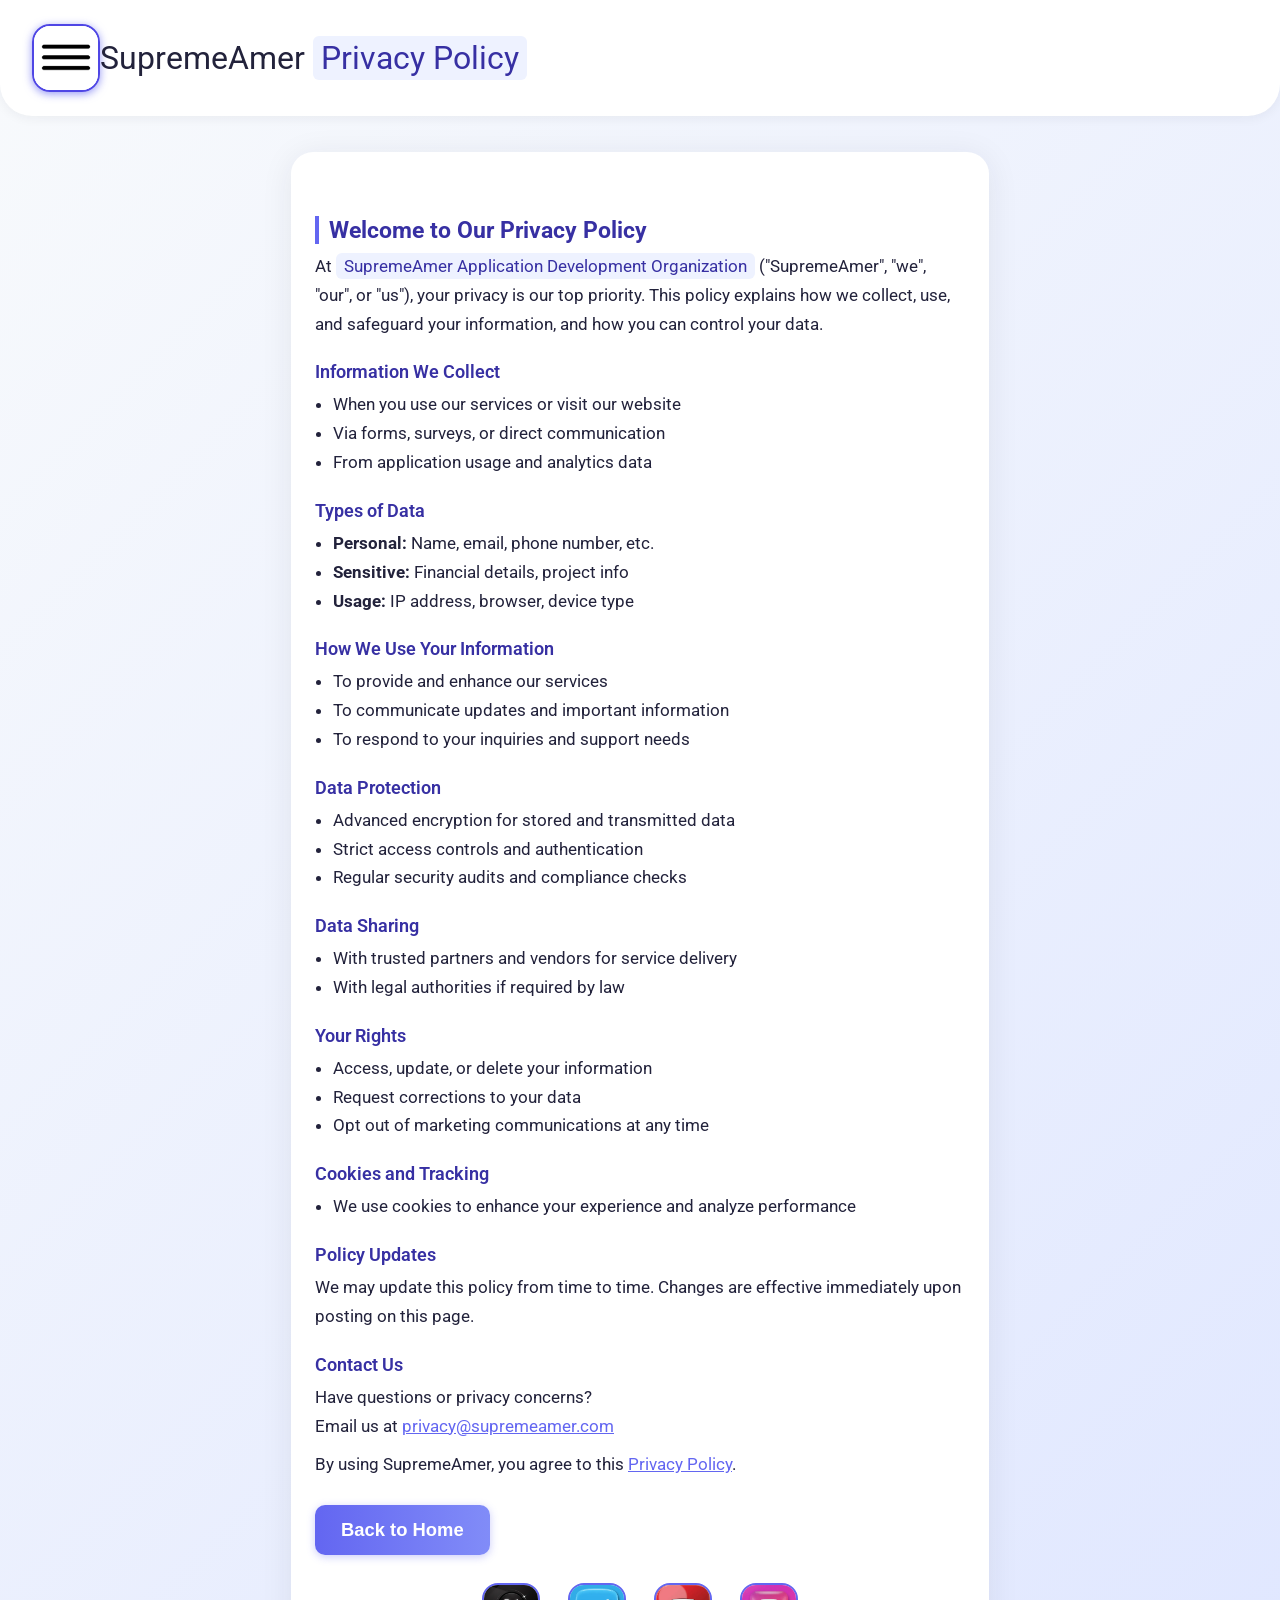
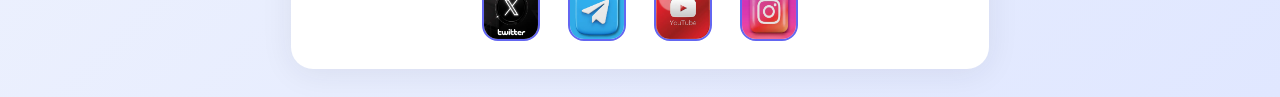
<file: privacy.html>
<!DOCTYPE html>
<html lang="en">
<head>
    <meta charset="UTF-8" />
    <title>SupremeAmer Privacy Policy</title>
    <meta name="viewport" content="width=device-width, initial-scale=1.0">
    <!-- Google Fonts for modern look -->
    <link href="https://fonts.googleapis.com/css2?family=Roboto:wght@400;700&display=swap" rel="stylesheet">
    <style>
        body {
            font-family: 'Roboto', Arial, sans-serif;
            margin: 0;
            background: linear-gradient(135deg, #f8fafc 0%, #e0e7ff 100%);
            color: #22223b;
        }
        header {
            display: flex;
            align-items: center;
            gap: 15px;
            font-size: 2rem;
            background: #fff;
            padding: 24px 32px;
            box-shadow: 0 2px 12px rgba(30, 41, 59, 0.06);
            border-radius: 0 0 32px 32px;
            animation: slideDown 0.7s cubic-bezier(.25,1.7,.36,1) both;
        }
        header img {
            width: 64px;
            height: 64px;
            border: 2px solid #4f46e5;
            border-radius: 18px;
            transition: box-shadow 0.3s;
            box-shadow: 0 2px 8px #6366f1aa;
        }
        main {
            max-width: 650px;
            margin: 36px auto 28px auto;
            background: #fff;
            border-radius: 22px;
            box-shadow: 0 4px 32px 0 rgba(35, 38, 47, 0.08);
            padding: 32px 24px 24px 24px;
            animation: fadeIn 0.8s;
        }
        h1, h2 {
            color: #3730a3;
            margin-top: 32px;
            margin-bottom: 8px;
            transition: color 0.3s;
        }
        h1 {
            font-size: 1.45rem;
            font-weight: 700;
            border-left: 4px solid #6366f1;
            padding-left: 10px;
            margin-top: 32px;
        }
        h2 {
            font-size: 1.1rem;
            font-weight: 600;
            margin-top: 24px;
        }
        p, ul {
            font-size: 1.06rem;
            line-height: 1.7;
            margin: 0 0 10px 0;
        }
        ul {
            padding-left: 18px;
            margin-bottom: 10px;
        }
        .highlight {
            background: #eef2ff;
            padding: 3px 8px;
            border-radius: 6px;
            color: #3730a3;
        }
        .contact {
            display: flex;
            justify-content: center;
            gap: 28px;
            margin-top: 28px;
            flex-wrap: wrap;
        }
        .contact a {
            display: inline-block;
            transition: transform 0.3s, box-shadow 0.3s;
        }
        .contact a:hover {
            transform: scale(1.13) rotate(-4deg);
            box-shadow: 0 4px 18px #6366f199;
        }
        .contact img {
            width: 54px;
            height: 54px;
            border: 2px solid #6366f1;
            border-radius: 16px;
            background: #f1f5f9;
        }
        .cta {
            background: linear-gradient(90deg, #6366f1 0%, #818cf8 100%);
            color: #fff;
            padding: 14px 26px;
            border: none;
            border-radius: 10px;
            font-size: 1.15rem;
            font-weight: 600;
            cursor: pointer;
            margin-top: 16px;
            transition: background 0.3s, transform 0.25s;
            box-shadow: 0 2px 8px #6366f155;
        }
        .cta:hover {
            background: linear-gradient(90deg, #818cf8 0%, #6366f1 100%);
            transform: translateY(-2px) scale(1.04);
        }
        @media (max-width: 700px) {
            main { padding: 20px 8px; }
            header { flex-direction: column; gap: 6px; font-size: 1.3rem; padding: 14px 6px;}
        }
        @keyframes slideDown {
            0% { transform: translateY(-60px); opacity: 0;}
            100% { transform: translateY(0); opacity: 1;}
        }
        @keyframes fadeIn {
            0% { opacity: 0; }
            100% { opacity: 1;}
        }
    </style>
</head>
<body>
    <header>
        <a href="bar.html" style="display: flex; align-items: center; text-decoration: none; color: inherit;">
            <img src="download.png" alt="SupremeAmer logo">
            <span>SupremeAmer <span class="highlight">Privacy Policy</span></span>
        </a>
    </header>
    <main>
        <h1>Welcome to Our Privacy Policy</h1>
        <p>
            At <span class="highlight">SupremeAmer Application Development Organization</span> ("SupremeAmer", "we", "our", or "us"), your privacy is our top priority. This policy explains how we collect, use, and safeguard your information, and how you can control your data.
        </p>

        <h2>Information We Collect</h2>
        <ul>
            <li>When you use our services or visit our website</li>
            <li>Via forms, surveys, or direct communication</li>
            <li>From application usage and analytics data</li>
        </ul>

        <h2>Types of Data</h2>
        <ul>
            <li><b>Personal:</b> Name, email, phone number, etc.</li>
            <li><b>Sensitive:</b> Financial details, project info</li>
            <li><b>Usage:</b> IP address, browser, device type</li>
        </ul>

        <h2>How We Use Your Information</h2>
        <ul>
            <li>To provide and enhance our services</li>
            <li>To communicate updates and important information</li>
            <li>To respond to your inquiries and support needs</li>
        </ul>

        <h2>Data Protection</h2>
        <ul>
            <li>Advanced encryption for stored and transmitted data</li>
            <li>Strict access controls and authentication</li>
            <li>Regular security audits and compliance checks</li>
        </ul>

        <h2>Data Sharing</h2>
        <ul>
            <li>With trusted partners and vendors for service delivery</li>
            <li>With legal authorities if required by law</li>
        </ul>

        <h2>Your Rights</h2>
        <ul>
            <li>Access, update, or delete your information</li>
            <li>Request corrections to your data</li>
            <li>Opt out of marketing communications at any time</li>
        </ul>

        <h2>Cookies and Tracking</h2>
        <ul>
            <li>We use cookies to enhance your experience and analyze performance</li>
        </ul>

        <h2>Policy Updates</h2>
        <p>
            We may update this policy from time to time. Changes are effective immediately upon posting on this page.
        </p>

        <h2>Contact Us</h2>
        <p>
            Have questions or privacy concerns? <br>
            Email us at <a href="mailto:privacy@supremeamer.com" style="color:#6366f1; text-decoration: underline;">privacy@supremeamer.com</a>
        </p>
        <p>
            By using SupremeAmer, you agree to this <a href="privacy.html" style="color:#6366f1; text-decoration: underline;">Privacy Policy</a>.
        </p>

        <button class="cta" onclick="window.location.href='bar.html'">Back to Home</button>

        <div class="contact" aria-label="Social media links">
            <a href="#" title="X (Twitter)" aria-label="X">
                <img src="x.webp" alt="X logo">
            </a>
            <a href="#" title="Telegram" aria-label="Telegram">
                <img src="telegram.webp" alt="Telegram logo">
            </a>
            <a href="#" title="YouTube" aria-label="YouTube">
                <img src="youtube.webp" alt="YouTube logo">
            </a>
            <a href="#" title="Instagram" aria-label="Instagram">
                <img src="instagram.webp" alt="Instagram logo">
            </a>
        </div>
    </main>
    <script>
        // Section fade-in animation on scroll
        document.addEventListener("DOMContentLoaded", function() {
            const observer = new IntersectionObserver(entries => {
                entries.forEach(entry => {
                    if (entry.isIntersecting) {
                        entry.target.style.transition = 'opacity 0.7s ease';
                        entry.target.style.opacity = 1;
                    }
                });
            }, { threshold: 0.15 });

            document.querySelectorAll('h2, ul, p').forEach(el => {
                el.style.opacity = 0;
                observer.observe(el);
            });
        });
    </script>
</body>
</html>
</file>
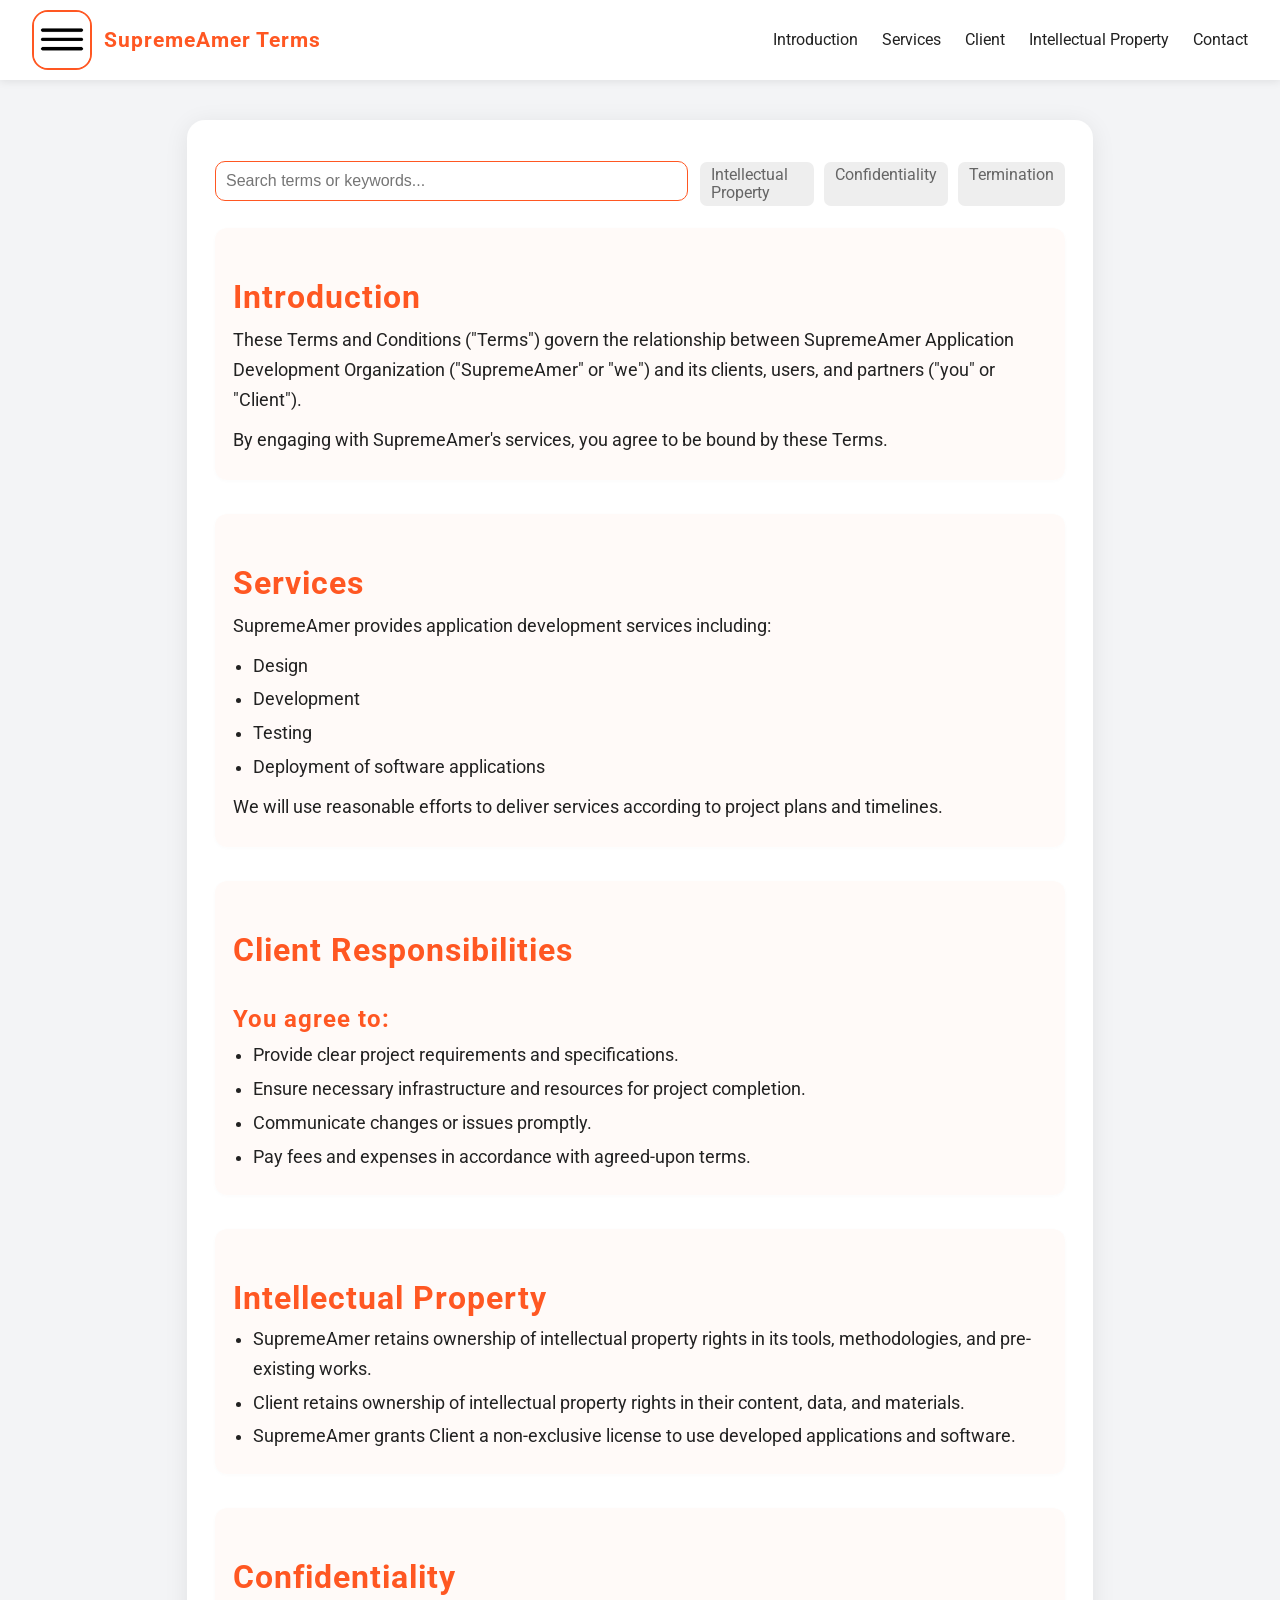
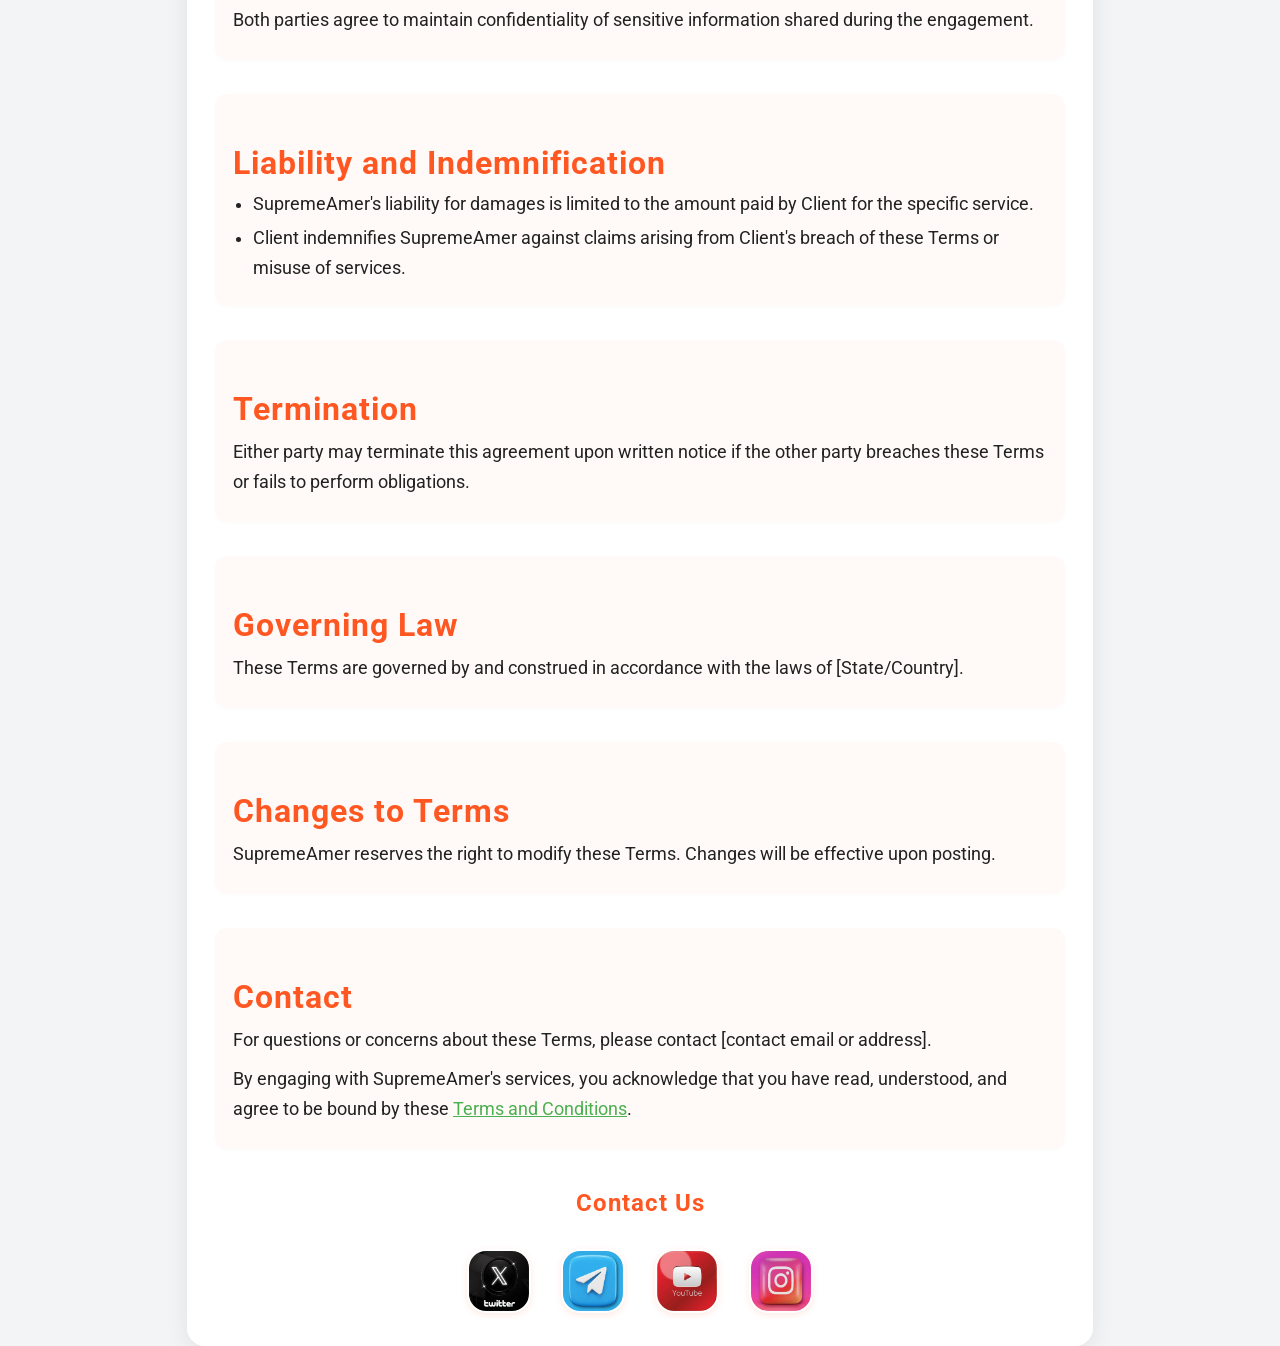
<file: terms.html>
<!DOCTYPE html>
<html lang="en">
<head>
  <meta charset="UTF-8" />
  <title>SupremeAmer Terms and Conditions</title>
  <!-- Google Fonts for Modern Look -->
  <link href="https://fonts.googleapis.com/css2?family=Roboto:wght@400;700&display=swap" rel="stylesheet">
  <style>
    :root {
      --primary: #ff5722;
      --background: #f3f4f6;
      --surface: #fff;
      --text: #222;
      --accent: #4caf50;
      --header-height: 80px;
    }
    body {
      margin: 0;
      font-family: 'Roboto', sans-serif;
      background: var(--background);
      color: var(--text);
      transition: background 0.5s;
    }
    .navbar {
      position: sticky;
      top: 0;
      background: var(--surface);
      box-shadow: 0 2px 8px rgba(0,0,0,0.08);
      display: flex;
      align-items: center;
      justify-content: space-between;
      padding: 0 32px;
      z-index: 100;
      height: var(--header-height);
      animation: slideDown 0.6s;
    }
    @keyframes slideDown {
      from { transform: translateY(-100px); opacity: 0; }
      to { transform: translateY(0); opacity: 1; }
    }
    .navbar a.brand {
      display: flex;
      align-items: center;
      text-decoration: none;
      color: var(--primary);
      font-size: 1.3em;
      font-weight: bold;
      letter-spacing: 1px;
    }
    .navbar img {
      border: 2px solid var(--primary);
      border-radius: 16px;
      margin-right: 12px;
      width: 56px;
      height: 56px;
      transition: transform 0.3s;
    }
    .navbar img:hover {
      transform: rotate(-10deg) scale(1.08);
    }
    .nav-links {
      display: flex;
      gap: 24px;
      font-size: 1em;
    }
    .nav-links a {
      text-decoration: none;
      color: var(--text);
      transition: color 0.2s, border-bottom 0.2s;
      border-bottom: 2px solid transparent;
    }
    .nav-links a:hover {
      color: var(--primary);
      border-bottom: 2px solid var(--primary);
    }
    .container {
      max-width: 850px;
      margin: 40px auto 0 auto;
      background: var(--surface);
      border-radius: 18px;
      box-shadow: 0 4px 24px rgba(0,0,0,0.08);
      padding: 36px 28px 24px 28px;
      animation: fadeIn 1.2s;
    }
    @keyframes fadeIn {
      from { opacity: 0; transform: translateY(30px);}
      to { opacity: 1; transform: translateY(0);}
    }
    h1, h2, h3 {
      color: var(--primary);
      margin-top: 36px;
      margin-bottom: 8px;
      font-weight: 700;
      letter-spacing: 1px;
      transition: color 0.5s;
    }
    h1 { font-size: 2em; }
    h2 { font-size: 1.5em; }
    h3 { font-size: 1.15em; }
    p, li {
      font-size: 1.1em;
      margin: 10px 0;
      line-height: 1.7;
    }
    ul {
      padding-left: 20px;
      margin: 8px 0;
    }
    li {
      margin: 4px 0;
    }
    section {
      margin-bottom: 34px;
      transition: background 0.3s;
      border-radius: 12px;
      padding: 14px 18px;
      background: rgba(255, 87, 34, 0.03);
      box-shadow: 0 1px 4px rgba(0,0,0,0.02);
    }
    section:hover {
      background: rgba(255, 87, 34, 0.08);
    }
    .searchbar {
      display: flex;
      align-items: center;
      gap: 12px;
      margin-bottom: 22px;
    }
    .searchbar input {
      width: 60%;
      padding: 10px;
      border: 1.5px solid var(--primary);
      border-radius: 10px;
      font-size: 1em;
      transition: border 0.3s;
    }
    .searchbar input:focus {
      border: 1.5px solid var(--accent);
      outline: none;
    }
    .suggested {
      margin-top: 6px;
      font-size: 0.97em;
      color: #666;
      display: flex;
      gap: 10px;
    }
    .suggested span {
      background: #eee;
      padding: 4px 11px;
      border-radius: 7px;
      cursor: pointer;
      transition: background 0.2s;
    }
    .suggested span:hover { background: var(--accent); color: #fff;}
    .socials {
      display: flex;
      gap: 30px;
      justify-content: center;
      margin: 32px 0 5px 0;
    }
    .socials img {
      width: 60px;
      height: 60px;
      border-radius: 30%;
      box-shadow: 0 2px 6px rgba(255,87,34,0.13);
      transition: transform 0.3s, box-shadow 0.3s;
      cursor: pointer;
      background: #fff;
      border: 2px solid transparent;
    }
    .socials img:hover {
      transform: scale(1.13) rotate(5deg);
      box-shadow: 0 6px 24px rgba(76,175,80,0.23);
      border: 2px solid var(--primary);
    }
    @media (max-width: 599px) {
      .container { padding: 10px 4vw; }
      .navbar { flex-direction: column; height: auto; gap: 10px; padding: 12px;}
      .nav-links { flex-direction: column; gap: 12px;}
      .navbar img { width: 40px; height: 40px;}
      .socials img { width: 45px; height: 45px;}
    }
  </style>
</head>
<body>
  <nav class="navbar">
    <a href="bar.html" class="brand">
      <img src="download.png" alt="SupremeAmer Logo">
      SupremeAmer Terms
    </a>
    <div class="nav-links">
      <a href="#introduction">Introduction</a>
      <a href="#services">Services</a>
      <a href="#client">Client</a>
      <a href="#ip">Intellectual Property</a>
      <a href="#contact">Contact</a>
    </div>
  </nav>
  <div class="container">
    <div class="searchbar">
      <input type="text" id="searchInput" placeholder="Search terms or keywords...">
      <div class="suggested">
        <span onclick="suggest('Intellectual Property')">Intellectual Property</span>
        <span onclick="suggest('Confidentiality')">Confidentiality</span>
        <span onclick="suggest('Termination')">Termination</span>
      </div>
    </div>
    <section id="introduction">
      <h1>Introduction</h1>
      <p>These Terms and Conditions ("Terms") govern the relationship between SupremeAmer Application Development Organization ("SupremeAmer" or "we") and its clients, users, and partners ("you" or "Client").</p>
      <p>By engaging with SupremeAmer's services, you agree to be bound by these Terms.</p>
    </section>
    <section id="services">
      <h1>Services</h1>
      <p>SupremeAmer provides application development services including:</p>
      <ul>
        <li>Design</li>
        <li>Development</li>
        <li>Testing</li>
        <li>Deployment of software applications</li>
      </ul>
      <p>We will use reasonable efforts to deliver services according to project plans and timelines.</p>
    </section>
    <section id="client">
      <h1>Client Responsibilities</h1>
      <h2>You agree to:</h2>
      <ul>
        <li>Provide clear project requirements and specifications.</li>
        <li>Ensure necessary infrastructure and resources for project completion.</li>
        <li>Communicate changes or issues promptly.</li>
        <li>Pay fees and expenses in accordance with agreed-upon terms.</li>
      </ul>
    </section>
    <section id="ip">
      <h1>Intellectual Property</h1>
      <ul>
        <li>SupremeAmer retains ownership of intellectual property rights in its tools, methodologies, and pre-existing works.</li>
        <li>Client retains ownership of intellectual property rights in their content, data, and materials.</li>
        <li>SupremeAmer grants Client a non-exclusive license to use developed applications and software.</li>
      </ul>
    </section>
    <section>
      <h1>Confidentiality</h1>
      <p>Both parties agree to maintain confidentiality of sensitive information shared during the engagement.</p>
    </section>
    <section>
      <h1>Liability and Indemnification</h1>
      <ul>
        <li>SupremeAmer's liability for damages is limited to the amount paid by Client for the specific service.</li>
        <li>Client indemnifies SupremeAmer against claims arising from Client's breach of these Terms or misuse of services.</li>
      </ul>
    </section>
    <section>
      <h1>Termination</h1>
      <p>Either party may terminate this agreement upon written notice if the other party breaches these Terms or fails to perform obligations.</p>
    </section>
    <section>
      <h1>Governing Law</h1>
      <p>These Terms are governed by and construed in accordance with the laws of [State/Country].</p>
    </section>
    <section>
      <h1>Changes to Terms</h1>
      <p>SupremeAmer reserves the right to modify these Terms. Changes will be effective upon posting.</p>
    </section>
    <section id="contact">
      <h1>Contact</h1>
      <p>For questions or concerns about these Terms, please contact [contact email or address].</p>
      <p>By engaging with SupremeAmer's services, you acknowledge that you have read, understood, and agree to be bound by these <a href="terms.html" style="color:var(--accent); text-decoration:underline;">Terms and Conditions</a>.</p>
    </section>
    <h2 style="text-align:center; margin-top:40px;">Contact Us</h2>
    <div class="socials">
      <a href="#"><img src="x.webp" alt="X (Twitter)"></a>
      <a href="#"><img src="telegram.webp" alt="Telegram"></a>
      <a href="#"><img src="youtube.webp" alt="YouTube"></a>
      <a href="#"><img src="instagram.webp" alt="Instagram"></a>
    </div>
  </div>
  <script>
    // Suggested words click-to-fill
    function suggest(word) {
      document.getElementById('searchInput').value = word;
    }
    // Smooth scroll for nav links
    document.querySelectorAll('.nav-links a').forEach(link => {
      link.addEventListener('click', function(e) {
        e.preventDefault();
        const id = this.getAttribute('href').slice(1);
        document.getElementById(id).scrollIntoView({behavior: 'smooth'});
      });
    });
    // (Optional) Highlight searched section or word
    document.getElementById('searchInput').addEventListener('input', function() {
      const val = this.value.toLowerCase();
      document.querySelectorAll('section').forEach(sec => {
        if (val && sec.innerText.toLowerCase().includes(val)) {
          sec.style.background = 'rgba(76,175,80,0.13)';
        } else {
          sec.style.background = 'rgba(255,87,34,0.03)';
        }
      });
    });
  </script>
</body>
</html>
</file>
